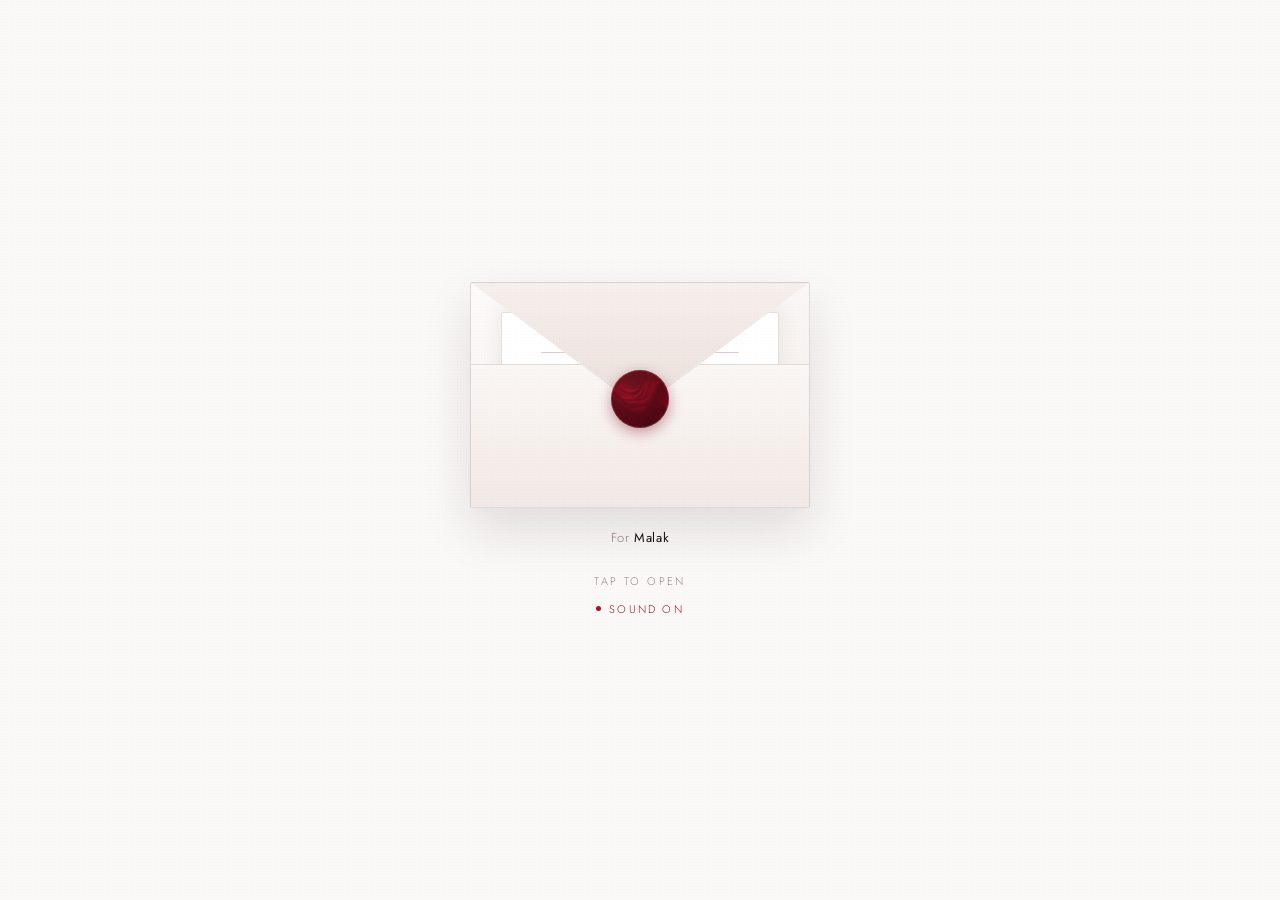
<file: index.html>
<!doctype html>
<html lang="en">
<head>
<meta charset="utf-8">
<meta name="viewport" content="width=device-width, initial-scale=1, viewport-fit=cover">
<title>A letter for Malak</title>
<meta name="description" content="A birthday letter.">
<meta name="theme-color" content="#fbf9f8" media="(prefers-color-scheme: light)">
<meta name="theme-color" content="#fbf9f8" media="(prefers-color-scheme: dark)">
<!-- white paper on purpose, even when the phone is in dark mode -->
<meta name="color-scheme" content="light only">
<meta name="supported-color-schemes" content="light">
<link rel="preconnect" href="https://fonts.googleapis.com">
<link rel="preconnect" href="https://fonts.gstatic.com" crossorigin>
<link href="https://fonts.googleapis.com/css2?family=Cormorant+Garamond:ital,wght@0,300;0,400;0,500;1,300;1,400&family=Jost:wght@300;400;500&family=Amiri:ital,wght@0,400;0,700;1,400&display=swap" rel="stylesheet">
<link rel="stylesheet" href="style.css?v=1788545425">
</head>
<body>

<!-- reading progress, drawn by CSS scroll timeline where supported -->
<div class="progress" aria-hidden="true"></div>

<!-- petals released when she makes a wish -->
<canvas id="petals" aria-hidden="true"></canvas>

<!-- the song. starts when the envelope opens, this button mutes it -->
<audio id="audio" preload="auto" loop></audio>
<button class="music" id="music" type="button" hidden aria-pressed="false" aria-label="Music on or off">
  <span class="music__bars" aria-hidden="true"><i></i><i></i><i></i><i></i></span>
  <span class="music__line" data-musicline></span>
</button>

<!-- the sealed envelope -->
<div class="gate" id="gate">
  <div class="gate__inner">
    <button class="envelope" id="envelope" type="button" aria-label="Open the letter">
      <span class="envelope__body">
        <span class="envelope__letter" aria-hidden="true"></span>
        <span class="envelope__flap"></span>
        <span class="envelope__front"></span>
        <span class="envelope__seal" aria-hidden="true"></span>
      </span>
      <span class="envelope__to">For <em data-name></em></span>
    </button>
    <p class="gate__hint" id="gateHint">Tap to open<span class="gate__sound" id="gateSound" hidden>Sound on</span></p>
    <div class="gate__lock" id="gateLock" hidden>
      <p class="gate__lockLabel" data-unlocklabel></p>
      <p class="gate__count" id="gateCount"></p>
    </div>
  </div>
</div>

<main class="letter" id="letter" hidden>
  <div class="cue" id="cue" aria-hidden="true"></div>
  <article class="sheet">

    <p class="dateline" data-dateline></p>

    <h1 class="opening" id="opening"></h1>


    <div class="body" id="body"></div>

    <blockquote class="pull" id="pull" hidden>
      <p data-pullquote></p>
    </blockquote>

    <figure class="roses" id="roses" hidden>
      <img id="roseImg" alt="A bouquet of red roses" loading="lazy" decoding="async">
      <figcaption data-rosecaption></figcaption>
    </figure>

    <figure class="photo" id="photo" hidden>
      <img id="photoImg" alt="" loading="lazy" decoding="async">
      <figcaption data-photocaption></figcaption>
    </figure>

    <section class="wish" id="wish">
      <p class="wish__prompt" data-wishprompt></p>
      <button class="wish__btn" id="wishBtn" type="button"></button>
      <p class="wish__reply" id="wishReply" aria-live="polite"></p>
    </section>

    <footer class="signoff">
      <!-- her age and her date, then the signature -->
      <section class="milestone" id="milestone">
        <div class="milestone__age" data-age></div>
        <div class="milestone__meta">
          <span class="milestone__date" data-birthdate></span>
          <span class="milestone__rule" aria-hidden="true"></span>
        </div>
        <div class="milestone__bloom">
          <img id="roseDetail" src="photos/rose-detail.jpg" alt="" loading="lazy" decoding="async">
        </div>
      </section>
      <p class="signoff__from" id="signature">
        <span class="signoff__lead"><span class="signoff__text" data-from></span></span>
        <span class="signoff__name">
          <span class="signoff__signer" data-signer></span>
          <svg class="signoff__stroke" viewBox="0 0 300 14" preserveAspectRatio="none" aria-hidden="true">
            <path d="M3 9 C 40 4, 90 12, 150 7 S 250 3, 297 8"/>
          </svg>
        </span>
      </p>
    </footer>

  </article>
</main>

<script src="content.js?v=1788545425"></script>
<script src="app.js?v=1788545425"></script>
</body>
</html>
</file>
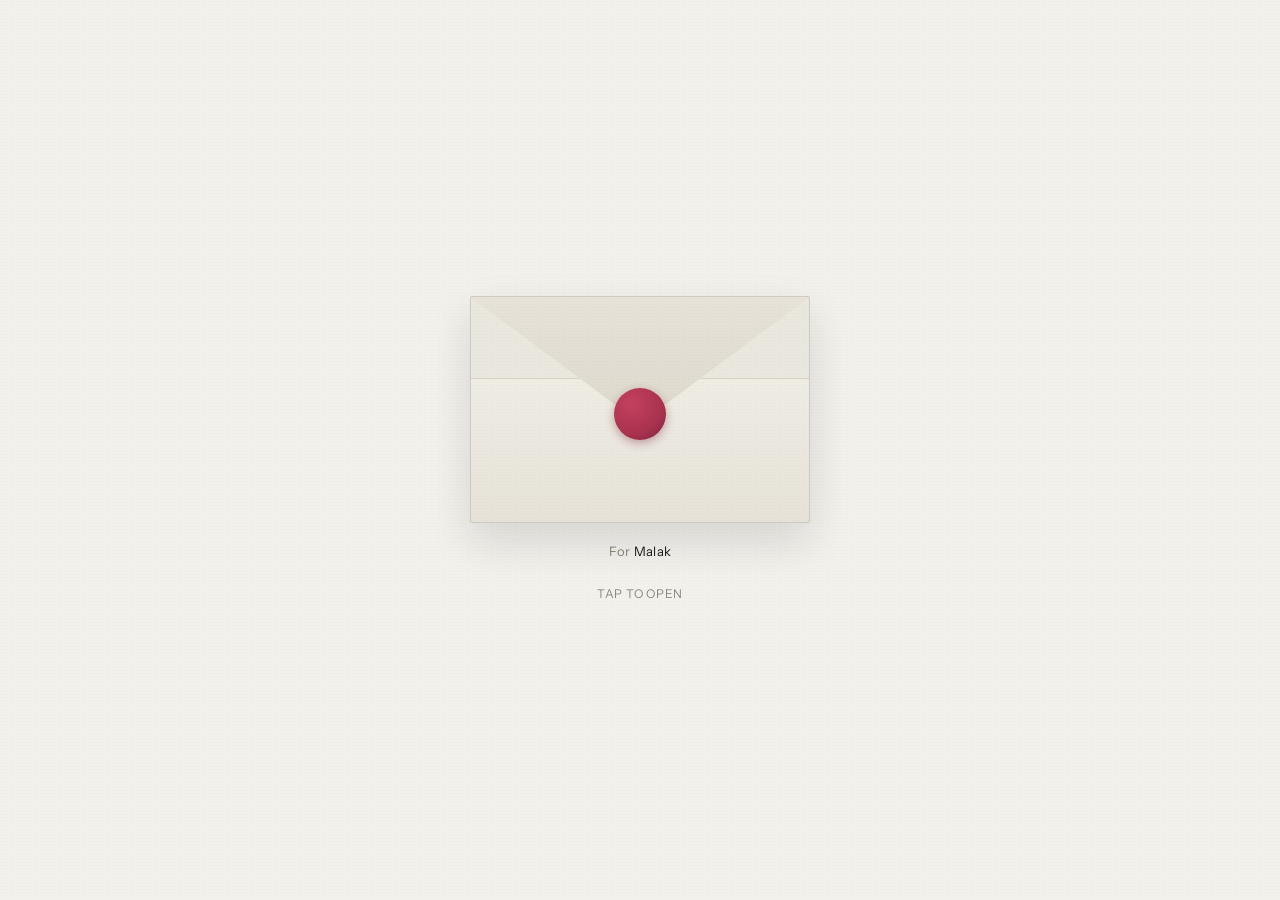
<file: 01-letter/index.html>
<!doctype html>
<html lang="en">
<head>
<meta charset="utf-8">
<meta name="viewport" content="width=device-width, initial-scale=1, viewport-fit=cover">
<title>A letter for you</title>
<meta name="description" content="A birthday letter.">
<meta name="theme-color" content="#f3f1ec">
<link rel="preconnect" href="https://fonts.googleapis.com">
<link rel="preconnect" href="https://fonts.gstatic.com" crossorigin>
<link href="https://fonts.googleapis.com/css2?family=EB+Garamond:ital,wght@0,400;0,500;1,400&family=Instrument+Sans:wght@400;500&display=swap" rel="stylesheet">
<link rel="stylesheet" href="style.css">
</head>
<body>

<!-- Sealed envelope. Click to open. -->
<div class="gate" id="gate">
  <div class="gate__inner">
    <button class="envelope" id="envelope" type="button" aria-label="Open the letter">
      <span class="envelope__body">
        <span class="envelope__flap"></span>
        <span class="envelope__front"></span>
        <span class="envelope__seal" aria-hidden="true"></span>
      </span>
      <span class="envelope__to">For <em data-name></em></span>
    </button>
    <p class="gate__hint">Tap to open</p>
  </div>
</div>

<main class="letter" id="letter" hidden>
  <article class="sheet">

    <p class="dateline" data-dateline></p>

    <h1 class="opening" data-opening></h1>

    <div class="body" id="body"></div>

    <blockquote class="pull" id="pull" hidden>
      <p data-pullquote></p>
    </blockquote>

    <figure class="photo" id="photo" hidden>
      <img id="photoImg" alt="" loading="lazy" decoding="async">
      <figcaption data-photocaption></figcaption>
    </figure>

    <footer class="signoff">
      <p class="signoff__line" data-signoff></p>
      <p class="signoff__from" data-from></p>
    </footer>

  </article>
</main>

<script src="content.js"></script>
<script src="app.js"></script>
</body>
</html>
</file>
<file: style.css>
/* A letter for Malak.
   White paper, one accent: deep rose red. Corner radius locked at 2px,
   the wax seal is the only circle on the page. */

:root{
  color-scheme:light only;
  --paper:#fbf9f8;
  --paper-2:#f3ece9;
  --ink:#17120f;
  --ink-soft:#4d443f;
  --ink-faint:#93877f;
  --rose:#a8102a;
  --rose-deep:#7d0a1e;
  --rose-soft:#f7e7e8;
  --rule:rgba(23,18,15,.13);
  --rose-rule:rgba(168,16,42,.24);

  --serif:"Cormorant Garamond","Amiri",Georgia,"Times New Roman",serif;
  --sans:"Jost",system-ui,-apple-system,"Segoe UI",sans-serif;
  --arabic:"Amiri","Cormorant Garamond",Georgia,serif;
  --ease:cubic-bezier(.16,1,.3,1);
}

/* Samsung Internet darkens any site that has no dark theme of its own.
   So the dark theme is declared, and it is the same white paper. */
@media (prefers-color-scheme:dark){
  :root{
    color-scheme:light only;
    --paper:#fbf9f8; --paper-2:#f3ece9;
    --ink:#17120f; --ink-soft:#4d443f; --ink-faint:#93877f;
    --rose:#a8102a; --rose-deep:#7d0a1e; --rose-soft:#f7e7e8;
  }
  html,body{background:#fbf9f8; color:#17120f}
}

*,*::before,*::after{box-sizing:border-box}
html{-webkit-text-size-adjust:100%; color-scheme:light only; background:#fbf9f8}
body{
  margin:0;
  background:var(--paper);
  color:var(--ink);
  font-family:var(--serif);
  font-size:clamp(20px,1.2vw + 17px,24px);
  font-weight:400;
  line-height:1.6;
  overflow-x:hidden;
  -webkit-font-smoothing:antialiased;
}
img{max-width:100%;display:block}
[hidden]{display:none !important}
::selection{background:var(--rose-soft);color:var(--rose-deep)}

/* Arabic text keeps its own face and its own direction */
.ar{font-family:var(--arabic);line-height:1.85}

/* paper grain, fixed so it never repaints while scrolling */
body::after{
  content:"";
  position:fixed; inset:0; z-index:60; pointer-events:none;
  opacity:.45;
  background-image:radial-gradient(rgba(23,18,15,.05) 1px,transparent 1px);
  background-size:3px 3px;
}

/* ---------- reading progress ---------- */
.progress{
  position:fixed; top:0; left:0; right:0; height:2px;
  background:var(--rose);
  transform:scaleX(0); transform-origin:0 50%;
  z-index:70; opacity:0;
  transition:opacity .6s ease;
}
body.is-open .progress{opacity:1}
@supports (animation-timeline:scroll()){
  body.is-open .progress{
    animation:progressFill linear both;
    animation-timeline:scroll(root);
  }
  @keyframes progressFill{from{transform:scaleX(0)}to{transform:scaleX(1)}}
}

/* ---------- petals ---------- */
#petals{
  position:fixed; inset:0; z-index:55;
  pointer-events:none; display:none;
}
#petals.is-live{display:block}

/* ---------- the sealed envelope ---------- */
.gate{
  position:fixed; inset:0; z-index:50;
  display:grid; place-items:center;
  padding:24px;
  background:var(--paper);
  transition:opacity .8s var(--ease), visibility .8s;
}
.gate.is-open{opacity:0; visibility:hidden}
.gate__inner{display:grid; justify-items:center; gap:24px}

.envelope{
  appearance:none; border:0; background:none; padding:0;
  display:grid; justify-items:center; gap:20px;
  cursor:pointer; color:inherit; font:inherit;
}
.envelope__body{
  position:relative; display:block;
  width:min(78vw,340px); aspect-ratio:3/2;
  background:linear-gradient(168deg,#fdfbfa,#f2eae7);
  border:1px solid var(--rule);
  border-radius:2px;
  perspective:900px;
  box-shadow:0 22px 50px rgba(23,18,15,.12);
  transition:transform .5s var(--ease), box-shadow .5s var(--ease);
}
.envelope:hover .envelope__body{transform:translateY(-5px); box-shadow:0 30px 68px rgba(125,10,30,.16)}
.envelope:active .envelope__body{transform:translateY(-1px) scale(.99)}
.envelope:focus-visible{outline:none}
.envelope:focus-visible .envelope__body{outline:2px solid var(--rose); outline-offset:7px}

.envelope__letter{
  position:absolute; left:9%; right:9%; bottom:7%; height:80%;
  background:#fff;
  border:1px solid var(--rule);
  border-radius:2px;
  z-index:1;
  box-shadow:0 -8px 22px rgba(23,18,15,.07);
  transition:transform .9s var(--ease) .12s;
}
.envelope__letter::before,
.envelope__letter::after{
  content:""; position:absolute; left:14%; right:14%; height:1px;
  background:var(--rose-rule);
}
.envelope__letter::before{top:22%}
.envelope__letter::after{top:34%; right:38%}
.gate.is-opening .envelope__letter{transform:translateY(-54%)}
.envelope__flap{
  position:absolute; top:0; left:0;
  width:100%; height:56%;
  background:linear-gradient(180deg,#f6efec,#eae0dc);
  clip-path:polygon(0 0,100% 0,50% 100%);
  transform-origin:top center;
  transition:transform .8s var(--ease), z-index 0s .3s;
  z-index:3;
}
/* once the flap has swung up, the letter comes out in front of it */
.gate.is-opening .envelope__flap{z-index:0}
.envelope__front{
  position:absolute; inset:auto 0 0 0; height:64%;
  background:linear-gradient(180deg,#fbf7f5,#f1e9e5);
  border-top:1px solid rgba(23,18,15,.07);
  border-radius:0 0 2px 2px;
  z-index:2;
}
/* the wax seal, pressed from the same roses that are in the letter */
.envelope__seal{
  position:absolute; left:50%; top:52%;
  width:58px; height:58px; margin:-29px 0 0 -29px;
  border-radius:50%; overflow:hidden;
  background:radial-gradient(circle at 34% 28%,#c9273f,var(--rose) 58%,var(--rose-deep));
  box-shadow:0 4px 14px rgba(125,10,30,.42), inset 0 0 0 1px rgba(255,255,255,.28);
  z-index:4;
  transition:transform .55s var(--ease), opacity .45s ease;
}
.envelope__seal::after{
  content:"";
  position:absolute; inset:0;
  background:url("photos/rose-detail.jpg") center/cover;
  mix-blend-mode:multiply;
  opacity:.5;
}
.envelope__to{
  font-family:var(--sans); font-weight:300;
  font-size:13px; letter-spacing:.05em; color:var(--ink-faint);
}
.envelope__to em{font-style:normal; color:var(--ink); font-weight:400}
.gate__hint{
  margin:0; font-family:var(--sans); font-weight:300;
  font-size:11px; color:var(--ink-faint);
  letter-spacing:.22em; text-transform:uppercase;
  text-align:center;
}
.gate__sound{
  display:block; margin-top:10px;
  color:var(--rose); letter-spacing:.2em;
}
.gate__sound::before{
  content:""; display:inline-block; width:5px; height:5px;
  margin:0 8px 2px 0; background:var(--rose); border-radius:50%;
  animation:pulse 1.6s ease-in-out infinite;
}
@keyframes pulse{50%{opacity:.25}}

.gate.is-opening .envelope__flap{transform:rotateX(180deg)}
.gate.is-opening .envelope__seal{transform:scale(.35) translateY(-16px); opacity:0}
.gate.is-opening .envelope__body{transform:translateY(20px) scale(.96)}

/* ---------- the letter ---------- */
.letter{
  min-height:100dvh;
  padding:clamp(60px,11vh,110px) 22px clamp(90px,16vh,170px);
}
.sheet{max-width:40rem; margin:0 auto}
body.rtl .sheet{direction:rtl; text-align:right}

.dateline{
  margin:0 0 clamp(30px,6vh,52px);
  font-family:var(--sans); font-weight:300;
  font-size:11.5px; letter-spacing:.24em; text-transform:uppercase;
  color:var(--ink-faint);
}
body.rtl .dateline{text-transform:none; letter-spacing:.02em; font-size:14px}

.opening{
  margin:0;
  font-weight:300;
  font-size:clamp(2.9rem,8.6vw,4.6rem);
  line-height:1.06;
  letter-spacing:-.01em;
  text-wrap:balance;
  padding-bottom:.08em;
}
.opening.is-long{
  font-size:clamp(1.9rem,5.6vw,3rem);
  line-height:1.16;
  letter-spacing:0;
}
.opening em{
  font-style:italic;
  font-weight:400;
  color:var(--rose);
  line-height:1.12;
}

/* ---------- her date and her age ---------- */
.milestone{
  display:grid;
  grid-template-columns:auto auto;
  grid-template-areas:"age bloom" "meta meta";
  align-items:end;
  gap:14px 20px;
  margin:0;
  padding:clamp(22px,3.5vh,32px) 0;
  border-top:1px solid var(--rose-rule);
  border-bottom:1px solid var(--rose-rule);
}
.milestone__age{
  grid-area:age;
  font-size:clamp(5rem,23vw,9.5rem);
  font-weight:300;
  line-height:.78;
  color:var(--rose);
  letter-spacing:-.03em;
  font-feature-settings:"lnum" 1;
}
.milestone__bloom{grid-area:bloom; align-self:end; justify-self:end}
.milestone__bloom img{
  width:clamp(64px,17vw,104px); aspect-ratio:1;
  object-fit:cover;
  border-radius:2px;
  box-shadow:0 8px 24px rgba(125,10,30,.2);
}
.milestone__meta{
  grid-area:meta;
  display:flex; align-items:center; gap:16px;
}
.milestone__date{
  font-family:var(--sans); font-weight:300;
  font-size:13px; letter-spacing:.3em;
  color:var(--ink-soft);
  white-space:nowrap;
}
.milestone__rule{flex:1; height:1px; background:var(--rule)}

@media (min-width:760px){
  .milestone{
    grid-template-columns:auto 1fr auto;
    grid-template-areas:"age meta bloom";
    gap:26px;
  }
  .milestone__meta{align-self:end; padding-bottom:.5em}
}

/* ---------- the letter body ---------- */
.body{margin-top:clamp(30px,5vh,48px)}
.body p{
  margin:0 0 1.05em;
  color:var(--ink-soft);
  text-wrap:pretty;
}
.body p:first-child{color:var(--ink)}
/* a proper drop cap, latin only. Arabic does not take one. */
.body p:first-child:not(.ar)::first-letter{
  float:left;
  font-size:3.5em;
  line-height:.82;
  padding:.08em .1em 0 0;
  color:var(--rose);
  font-weight:400;
}

.pull{
  margin:clamp(46px,8vh,78px) 0;
  padding:0 0 0 clamp(20px,4vw,30px);
  border-left:2px solid var(--rose);
}
body.rtl .pull{
  padding:0 clamp(20px,4vw,30px) 0 0;
  border-left:0; border-right:2px solid var(--rose);
}
.pull p{
  margin:0;
  font-size:clamp(1.7rem,5.2vw,2.4rem);
  line-height:1.24;
  font-style:italic;
  font-weight:300;
  text-wrap:balance;
  padding-bottom:.1em;
}
.pull p.ar{font-style:normal; line-height:1.6}

/* ---------- the roses. wider than the text, on purpose ---------- */
.roses{
  margin:clamp(52px,10vh,90px) 0;
  width:min(calc(100vw - 44px),52rem);
  margin-left:50%;
  transform:translateX(-50%);
}
.roses img{
  width:100%;
  aspect-ratio:3/4;
  object-fit:cover;
  border-radius:2px;
  box-shadow:0 26px 60px rgba(125,10,30,.18);
}
.roses figcaption,
.photo figcaption{
  margin-top:14px;
  font-family:var(--sans); font-weight:300;
  font-size:12.5px; letter-spacing:.1em;
  color:var(--ink-faint);
}
.roses figcaption:empty,.photo figcaption:empty{display:none}

.photo{
  margin:clamp(46px,8vh,80px) 0;
  transform:rotate(-1.3deg);
}
.photo img{
  width:100%;
  aspect-ratio:4/5;
  object-fit:cover;
  border:10px solid #fff;
  border-radius:2px;
  box-shadow:0 20px 52px rgba(23,18,15,.16);
}

/* ---------- the wish ---------- */
.wish{
  margin:clamp(56px,10vh,96px) 0 0;
  padding:clamp(38px,7vh,62px) 0 clamp(30px,5vh,44px);
  border-top:1px solid var(--rose-rule);
  text-align:center;
}
body.rtl .wish{text-align:center}
.wish__prompt{
  margin:0 0 clamp(24px,4vh,34px);
  font-size:clamp(1.5rem,4.6vw,2rem);
  font-weight:300; font-style:italic;
  line-height:1.3;
  text-wrap:balance;
  padding-bottom:.08em;
}
.wish__prompt.ar{font-style:normal}
.wish__btn{
  font-family:var(--sans); font-weight:400;
  font-size:13px; letter-spacing:.18em; text-transform:uppercase;
  color:#fff;
  background:var(--rose);
  border:1px solid var(--rose);
  border-radius:2px;
  padding:15px 32px;
  cursor:pointer; white-space:nowrap;
  box-shadow:0 10px 28px rgba(125,10,30,.24);
  transition:transform .25s var(--ease), box-shadow .25s var(--ease), background .25s ease;
}
.wish__btn.ar{text-transform:none; letter-spacing:.02em; font-size:15px}
.wish__btn:hover{background:var(--rose-deep); transform:translateY(-2px); box-shadow:0 16px 38px rgba(125,10,30,.3)}
.wish__btn:active{transform:translateY(0) scale(.985)}
.wish__btn:focus-visible{outline:2px solid var(--rose); outline-offset:4px}
.wish__btn[disabled]{
  background:transparent; color:var(--rose);
  border-color:var(--rose-rule);
  box-shadow:none; cursor:default; transform:none;
}
.wish__reply{
  margin:clamp(22px,3.6vh,32px) 0 0;
  min-height:1.6em;
  font-size:clamp(1.25rem,3.6vw,1.55rem);
  font-style:italic; font-weight:300;
  color:var(--rose);
  opacity:0; transform:translateY(10px);
  transition:opacity .9s var(--ease), transform .9s var(--ease);
  padding-bottom:.08em;
}
.wish__reply.ar{font-style:normal}
.wish__reply.is-in{opacity:1; transform:none}

/* ---------- sign off ---------- */
.signoff{margin-top:clamp(40px,7vh,72px)}
.signoff__from{
  margin:clamp(26px,4.5vh,40px) 0 0;
  display:flex; flex-direction:column; align-items:flex-start;
  gap:6px;
  color:var(--rose);
}
body.rtl .signoff__from{align-items:flex-end}
.signoff__lead{
  font-family:var(--sans); font-weight:300;
  font-size:12.5px; letter-spacing:.22em; text-transform:uppercase;
  color:var(--ink-faint);
  min-height:1.4em;
}
.signoff__lead .ar{font-family:var(--arabic); text-transform:none; letter-spacing:.02em; font-size:15px}
.signoff__name{
  position:relative; display:inline-block; max-width:100%;
  font-size:clamp(3rem,11vw,4.6rem);
  font-style:italic; font-weight:300;
  line-height:1.16;
  padding:0 .12em .12em 0;
}
.signoff__signer.ar{font-style:normal}
.signoff__name .ar{font-style:normal}
.signoff .is-typing::after{
  content:""; display:inline-block; width:2px; height:.78em;
  margin-left:.08em; vertical-align:-.08em; background:var(--rose);
  animation:caret .8s steps(2,start) infinite;
}
.signoff__lead .is-typing::after{height:1em; vertical-align:-.15em; background:var(--ink-faint)}
@keyframes caret{to{visibility:hidden}}
.signoff__stroke{
  position:absolute; left:0; right:0; bottom:0;
  width:100%; height:.3em; overflow:visible;
  pointer-events:none;
}
.signoff__stroke path{
  fill:none; stroke:var(--rose); stroke-width:1.6;
  stroke-linecap:round; vector-effect:non-scaling-stroke;
  stroke-dasharray:420; stroke-dashoffset:420;
}
.signoff__from.is-signed .signoff__stroke path{
  transition:stroke-dashoffset .9s cubic-bezier(.4,0,.2,1) .1s;
  stroke-dashoffset:0;
}

/* ---------- reveal ---------- */
.reveal{opacity:0; transform:translateY(20px)}
.reveal.is-in{
  opacity:1; transform:none;
  transition:opacity .9s var(--ease), transform .9s var(--ease);
}
.dateline.reveal.is-in{transition-delay:.15s}
.opening.reveal.is-in{transition-delay:.3s}
/* these two carry their own transform, so their reveal keeps it */
.roses.reveal{transform:translateX(-50%) translateY(20px)}
.roses.reveal.is-in{transform:translateX(-50%)}
.photo.reveal{transform:rotate(-1.3deg) translateY(20px)}
.photo.reveal.is-in{transform:rotate(-1.3deg)}

@media (prefers-reduced-motion:reduce){
  *,*::before,*::after{transition-duration:.01ms !important; animation:none !important}
  .reveal,.wish__reply{opacity:1 !important; transform:none !important}
  .photo{transform:none !important}
  .roses{transform:translateX(-50%) !important}
}


/* ---------- sealed until midnight ---------- */
.gate.is-locked .envelope{cursor:default}
.gate.is-locked .gate__hint{display:none}
.gate__lock{text-align:center; margin-top:6px}
.gate__lockLabel{
  margin:0 0 14px;
  font-family:var(--sans); font-weight:300;
  font-size:11.5px; letter-spacing:.24em; text-transform:uppercase;
  color:var(--ink-faint);
}
.gate__lockLabel.ar{text-transform:none; letter-spacing:.02em; font-size:14px}
.gate__count{
  margin:0; display:flex; justify-content:center; gap:clamp(14px,4vw,26px);
  font-feature-settings:"tnum" 1, "lnum" 1;
}
.gate__count span{display:flex; flex-direction:column; align-items:center; min-width:2.4em}
.gate__count b{
  font-weight:300; font-size:clamp(1.9rem,7vw,2.6rem); line-height:1;
  color:var(--rose); letter-spacing:-.02em;
}
.gate__count i{
  margin-top:6px; font-style:normal;
  font-family:var(--sans); font-weight:300; font-size:10px;
  letter-spacing:.2em; text-transform:uppercase; color:var(--ink-faint);
}
.gate__count i.ar{text-transform:none; letter-spacing:0; font-size:12px; font-family:var(--arabic)}
.gate.is-shake .envelope__body{animation:shake .5s var(--ease)}
@keyframes shake{
  20%{transform:translateX(-6px) rotate(-1deg)}
  45%{transform:translateX(5px) rotate(1deg)}
  70%{transform:translateX(-3px)}
  100%{transform:none}
}
@media (prefers-reduced-motion:reduce){
  .gate.is-shake .envelope__body{animation:none}
  .signoff .is-typing::after{animation:none}
  .music__bars i{animation:none !important}
  .cue{display:none}
}


/* ---------- music ---------- */
.music{
  position:fixed; right:16px; bottom:16px; z-index:65;
  display:flex; align-items:center; gap:12px;
  max-width:calc(100vw - 32px);
  padding:10px 14px 10px 12px;
  background:rgba(251,249,248,.86);
  -webkit-backdrop-filter:blur(10px); backdrop-filter:blur(10px);
  border:1px solid var(--rule);
  border-radius:2px;
  color:var(--ink-soft);
  font:300 11px/1 var(--sans);
  letter-spacing:.14em; text-transform:uppercase;
  cursor:pointer;
  box-shadow:0 10px 30px rgba(23,18,15,.1);
  opacity:0; transform:translateY(8px);
  transition:opacity .6s var(--ease) .4s, transform .6s var(--ease) .4s, border-color .3s;
}
body.rtl .music{right:auto; left:16px}
body.is-open .music{opacity:1; transform:none}
.music:hover{border-color:var(--rose-rule)}
.music:focus-visible{outline:2px solid var(--rose); outline-offset:3px}
.music__line{
  overflow:hidden; text-overflow:ellipsis; white-space:nowrap;
}
.music__line.ar{font-family:var(--arabic); text-transform:none; letter-spacing:0; font-size:14px}
.music__line:empty{display:none}
.music__bars{display:flex; align-items:flex-end; gap:2px; height:12px; flex:none}
.music__bars i{
  width:2px; height:4px; background:var(--rose);
  transform-origin:bottom;
  transition:transform .3s ease;
}
.music.is-on .music__bars i{animation:bar .9s ease-in-out infinite alternate}
.music.is-on .music__bars i:nth-child(2){animation-delay:-.3s}
.music.is-on .music__bars i:nth-child(3){animation-delay:-.6s}
.music.is-on .music__bars i:nth-child(4){animation-delay:-.15s}
@keyframes bar{from{transform:scaleY(1)}to{transform:scaleY(3)}}
.music:not(.is-on){color:var(--ink-faint)}
.music:not(.is-on) .music__bars i{background:var(--ink-faint)}

/* ---------- scroll cue on the first screen ---------- */
.cue{
  position:fixed; left:50%; bottom:22px; z-index:40;
  width:1px; height:44px; margin-left:-.5px;
  background:linear-gradient(var(--rose),transparent);
  transform-origin:top;
  animation:cue 2.2s var(--ease) infinite;
  transition:opacity .5s ease;
}
.cue.is-gone{opacity:0}
@keyframes cue{0%{transform:scaleY(0)}45%{transform:scaleY(1)}100%{transform:scaleY(1);opacity:0}}
</file>
<file: 01-letter/style.css>
/* Letter. Light paper, ink, one deep rose accent. Radius scale: 2px, seal is a circle. */

:root{
  --paper:#f3f1ec;
  --paper-2:#eae7df;
  --ink:#1b1917;
  --ink-soft:#514c46;
  --ink-faint:#8b847b;
  --rose:#a8324f;
  --rule:rgba(27,25,23,.14);
  --serif:"EB Garamond", Georgia, "Times New Roman", serif;
  --sans:"Instrument Sans", system-ui, -apple-system, "Segoe UI", sans-serif;
  --ease:cubic-bezier(.16,1,.3,1);
}

*,*::before,*::after{box-sizing:border-box}
html{-webkit-text-size-adjust:100%}
body{
  margin:0;
  background:var(--paper);
  color:var(--ink);
  font-family:var(--serif);
  font-size:clamp(18px,1.1vw + 15px,21px);
  line-height:1.62;
  overflow-x:hidden;
  -webkit-font-smoothing:antialiased;
}
img{max-width:100%;display:block}
[hidden]{display:none !important}

/* Paper grain, fixed so it never repaints on scroll */
body::after{
  content:"";
  position:fixed; inset:0; z-index:60; pointer-events:none;
  opacity:.5;
  background-image:radial-gradient(rgba(27,25,23,.055) 1px, transparent 1px);
  background-size:3px 3px;
}

/* ---------- Envelope gate ---------- */
.gate{
  position:fixed; inset:0; z-index:50;
  display:grid; place-items:center;
  padding:24px;
  background:var(--paper);
  transition:opacity .7s var(--ease), visibility .7s;
}
.gate.is-open{opacity:0; visibility:hidden}
.gate__inner{display:grid; justify-items:center; gap:22px}

.envelope{
  appearance:none; border:0; background:none; padding:0;
  display:grid; justify-items:center; gap:18px;
  cursor:pointer; color:inherit; font:inherit;
}
.envelope__body{
  position:relative; display:block;
  width:min(78vw,340px); aspect-ratio:3/2;
  background:var(--paper-2);
  border:1px solid var(--rule);
  border-radius:2px;
  box-shadow:0 18px 44px rgba(27,25,23,.13);
  perspective:900px;
  transition:transform .5s var(--ease), box-shadow .5s var(--ease);
}
.envelope:hover .envelope__body{transform:translateY(-4px); box-shadow:0 26px 60px rgba(27,25,23,.18)}
.envelope:active .envelope__body{transform:translateY(-1px) scale(.99)}
.envelope:focus-visible{outline:none}
.envelope:focus-visible .envelope__body{outline:2px solid var(--rose); outline-offset:6px}

/* flap: a triangle drawn with borders, folds up on open */
.envelope__flap{
  position:absolute; top:0; left:0;
  width:100%; height:56%;
  background:linear-gradient(180deg,#e6e2d8,#ded9cd);
  clip-path:polygon(0 0, 100% 0, 50% 100%);
  transform-origin:top center;
  transition:transform .75s var(--ease);
  z-index:3;
}
.envelope__front{
  position:absolute; inset:auto 0 0 0; height:64%;
  background:linear-gradient(180deg,#efece4,#e6e2d8);
  border-top:1px solid rgba(27,25,23,.08);
  border-radius:0 0 2px 2px;
  z-index:2;
}
.envelope__seal{
  position:absolute; left:50%; top:52%;
  width:52px; height:52px; margin:-26px 0 0 -26px;
  border-radius:50%;
  background:radial-gradient(circle at 34% 30%, #c4415f, var(--rose) 62%, #7d2138);
  box-shadow:0 3px 10px rgba(125,33,56,.4);
  z-index:4;
  transition:transform .5s var(--ease), opacity .4s ease;
}
.envelope__to{
  font-family:var(--sans);
  font-size:13px; letter-spacing:.02em; color:var(--ink-faint);
}
.envelope__to em{font-style:normal; color:var(--ink)}
.gate__hint{
  margin:0; font-family:var(--sans); font-size:12px;
  color:var(--ink-faint); letter-spacing:.06em; text-transform:uppercase;
}

.gate.is-opening .envelope__flap{transform:rotateX(180deg)}
.gate.is-opening .envelope__seal{transform:scale(.4) translateY(-14px); opacity:0}
.gate.is-opening .envelope__body{transform:translateY(18px) scale(.96)}

/* ---------- Letter ---------- */
.letter{
  min-height:100dvh;
  padding:clamp(64px,12vh,120px) 22px clamp(90px,16vh,160px);
}
.sheet{
  max-width:38rem;
  margin:0 auto;
}

.dateline{
  margin:0 0 clamp(28px,6vh,48px);
  font-family:var(--sans); font-size:12px;
  letter-spacing:.14em; text-transform:uppercase;
  color:var(--ink-faint);
}

.opening{
  margin:0 0 1.1em;
  font-weight:400;
  font-size:clamp(2.3rem,7.2vw,3.6rem);
  line-height:1.08;
  letter-spacing:-.015em;
  text-wrap:balance;
}
.opening::after{
  content:"";
  display:block;
  width:52px; height:1px;
  margin-top:clamp(24px,4vh,34px);
  background:var(--rose);
}

.body p{
  margin:0 0 1.15em;
  color:var(--ink-soft);
  max-width:34rem;
}
.body p:first-child{
  color:var(--ink);
}
.body p:first-child::first-letter{
  font-size:1.05em;
}

.pull{
  margin:clamp(48px,9vh,80px) 0;
  padding:0;
  border-left:2px solid var(--rose);
  padding-left:clamp(18px,4vw,28px);
}
.pull p{
  margin:0;
  font-size:clamp(1.5rem,4.6vw,2.05rem);
  line-height:1.24;
  letter-spacing:-.01em;
  font-style:italic;
  text-wrap:balance;
}

.photo{
  margin:clamp(48px,9vh,80px) 0;
  transform:rotate(-1.4deg);
}
.photo img{
  width:100%;
  border:9px solid #fbfaf7;
  border-radius:2px;
  box-shadow:0 20px 50px rgba(27,25,23,.16);
  aspect-ratio:4/5;
  object-fit:cover;
}
.photo figcaption{
  margin-top:14px;
  font-family:var(--sans); font-size:12.5px;
  color:var(--ink-faint);
}
.photo figcaption:empty{display:none}

.signoff{
  margin-top:clamp(56px,10vh,90px);
  padding-top:clamp(24px,5vh,34px);
  border-top:1px solid var(--rule);
}
.signoff__line{margin:0 0 .2em; color:var(--ink-soft)}
.signoff__from{
  margin:0;
  font-size:clamp(1.6rem,5vw,2.1rem);
  font-style:italic;
  color:var(--rose);
  line-height:1.3;
  padding-bottom:.12em;
}

/* ---------- Scroll reveal ---------- */
.reveal{opacity:0; transform:translateY(18px)}
.reveal.is-in{
  opacity:1; transform:none;
  transition:opacity .85s var(--ease), transform .85s var(--ease);
}

@media (min-width:900px){
  .pull{margin-left:clamp(-40px,-3vw,0px)}
}

@media (prefers-reduced-motion:reduce){
  *,*::before,*::after{transition-duration:.01ms !important; animation-duration:.01ms !important}
  .reveal{opacity:1; transform:none}
  .photo{transform:none}
}
</file>
